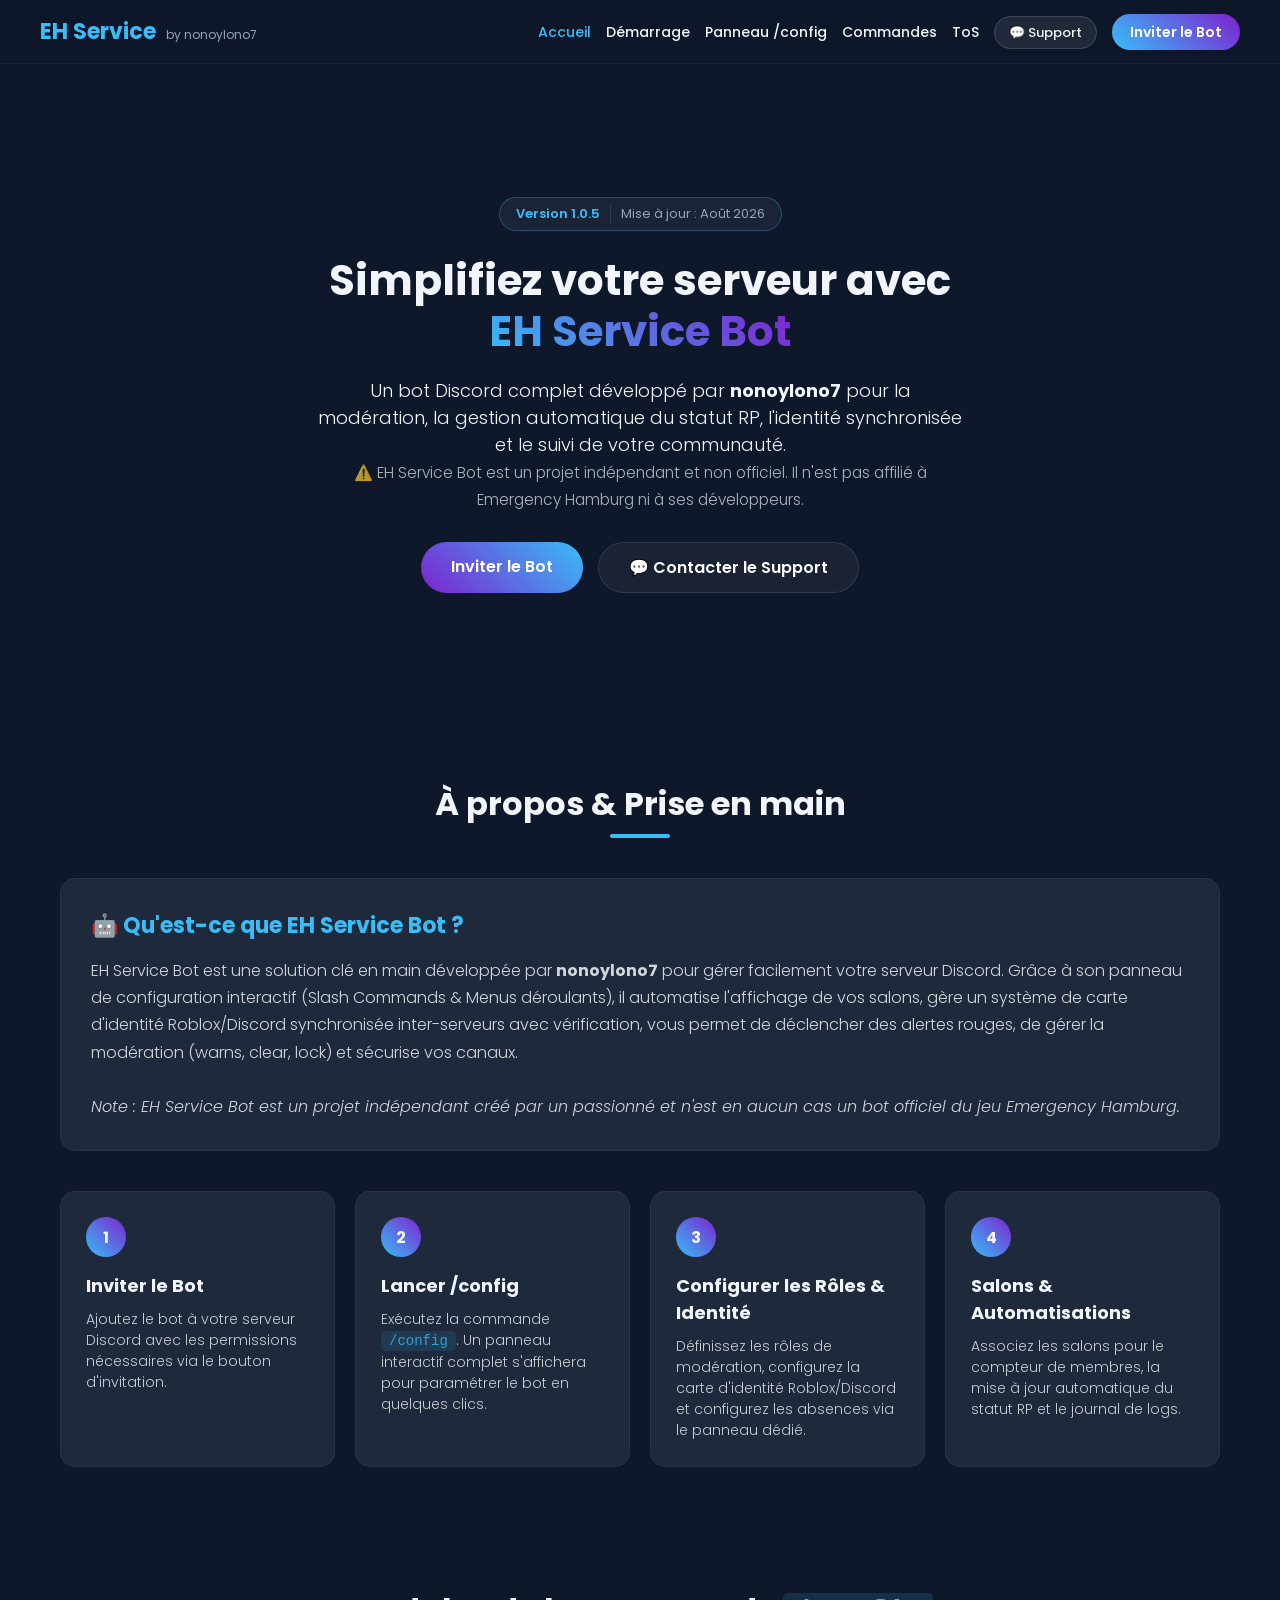
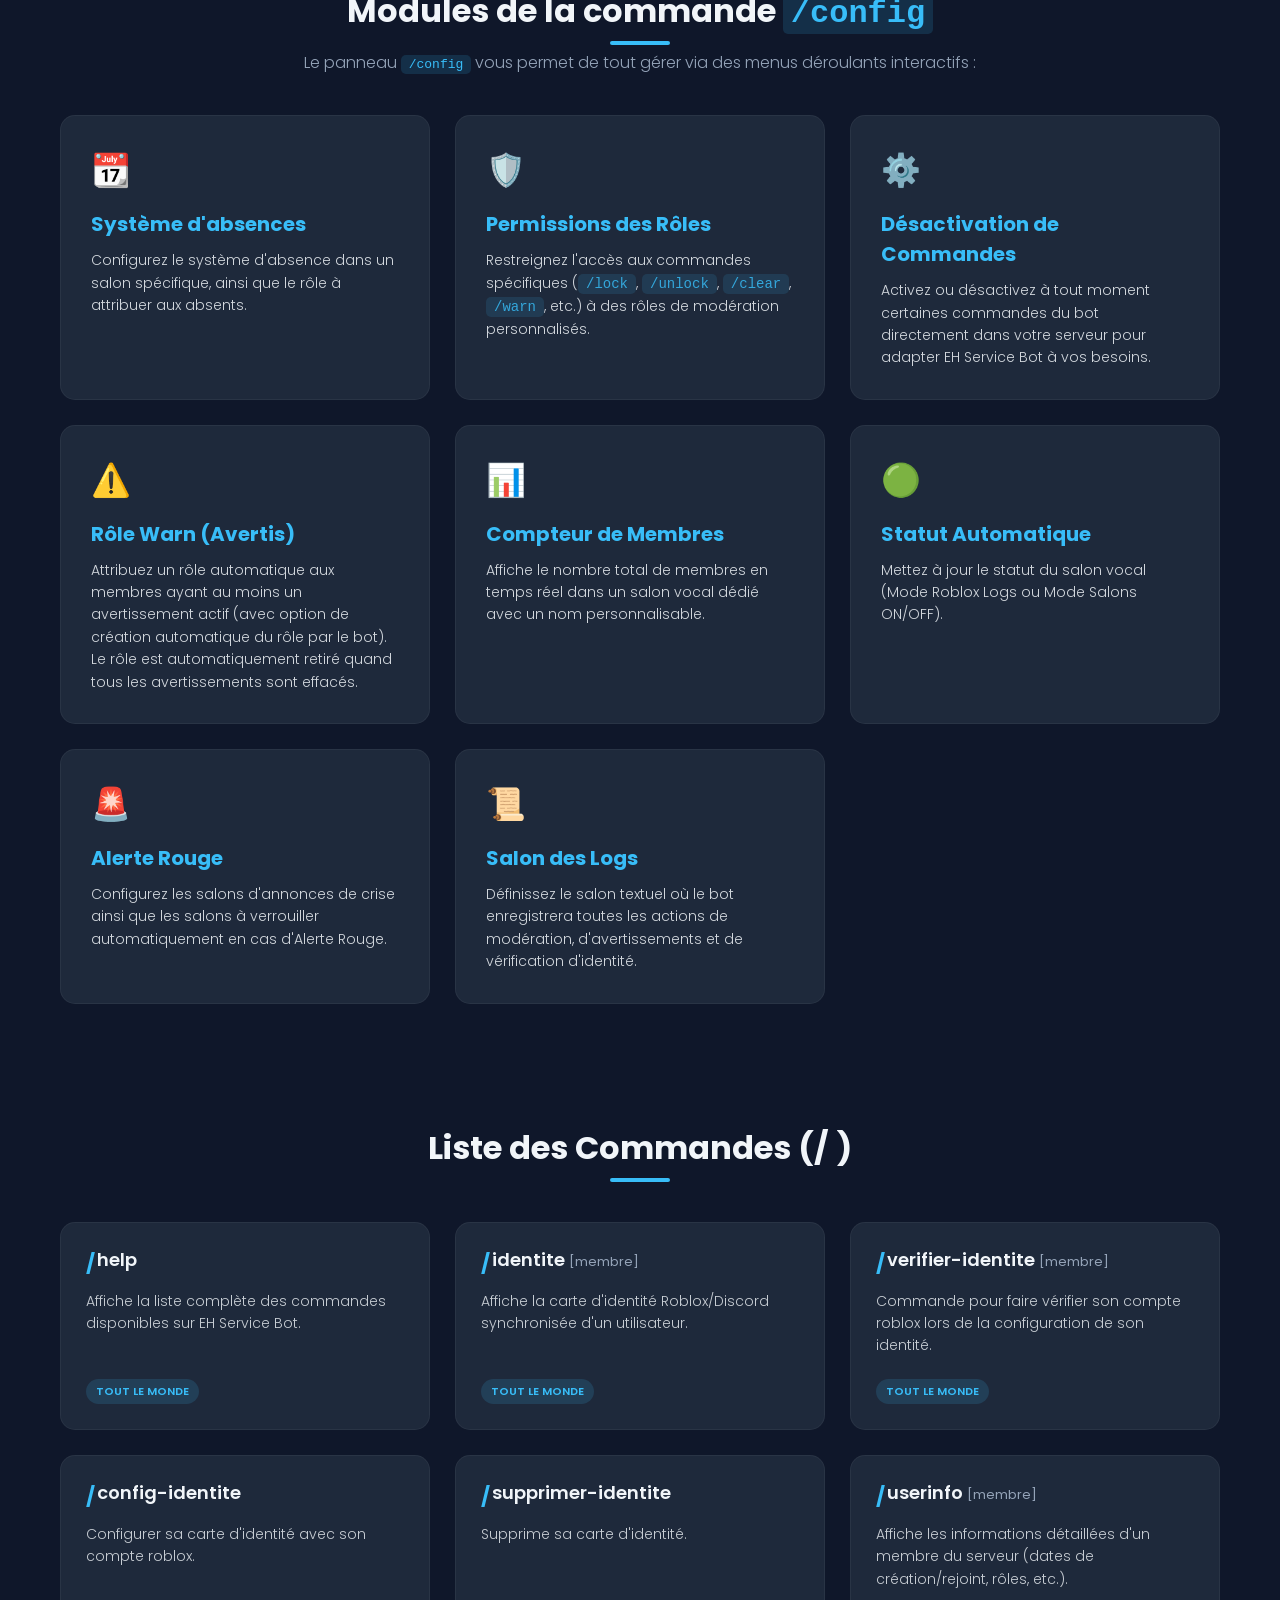
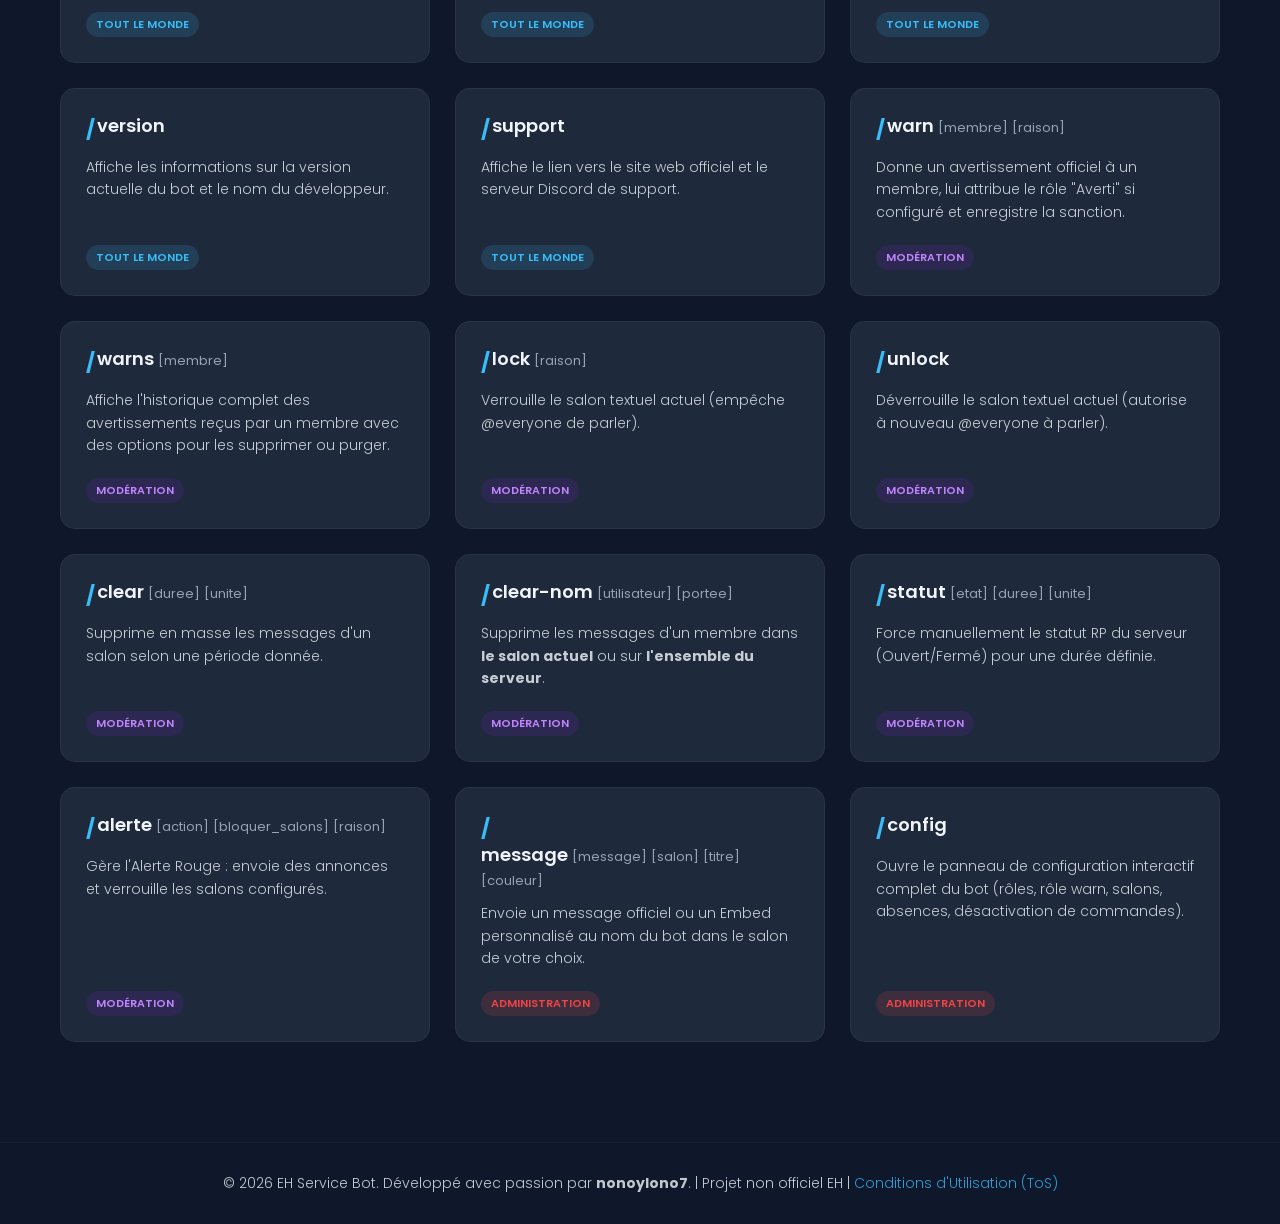
<file: index.html>
<!DOCTYPE html>
<html lang="fr">
<head>
    <meta charset="UTF-8">
    <meta name="viewport" content="width=device-width, initial-scale=1.0">
    <title>EH Service Bot</title>
    <link rel="stylesheet" href="style.css">
    <link href="https://fonts.googleapis.com/css2?family=Poppins:wght@300;400;600;700&display=swap" rel="stylesheet">
</head>
<body>

    <div class="area">
        <ul class="circles">
            <li></li><li></li><li></li><li></li><li></li>
            <li></li><li></li><li></li><li></li><li></li>
        </ul>
    </div>

    <header>
        <nav>
            <div class="logo">EH Service <span class="author-tag">by nonoylono7</span></div>
            <ul>
                <li><a href="#" class="active">Accueil</a></li>
                <li><a href="#demarrer">Démarrage</a></li>
                <li><a href="#config-details">Panneau /config</a></li>
                <li><a href="#commandes">Commandes</a></li>
                <li><a href="tos.html">ToS</a></li>
                <li><a href="https://discord.gg/Er6xKN7zth" target="_blank" class="btn-support">💬 Support</a></li>
                <li><a href="https://discord.com/oauth2/authorize?client_id=1525150043508707328&permissions=8&integration_type=0&scope=applications.commands+bot" target="_blank" class="btn-invite">Inviter le Bot</a></li>
            </ul>
        </nav>
    </header>

    <section class="hero">
        <div class="hero-content">
            <div class="version-badge animate-pop-in">
                <span class="v-tag">Version 1.0.5</span>
                <span class="v-date">Mise à jour : Août 2026</span>
            </div>

            <h1 class="animate-pop-in delay-1">Simplifiez votre serveur avec<br><span class="highlight">EH Service Bot</span></h1>
            <p class="animate-pop-in delay-2">Un bot Discord complet développé par <strong>nonoylono7</strong> pour la modération, la gestion automatique du statut RP, l'identité synchronisée et le suivi de votre communauté.<br><small style="opacity: 0.7; font-size: 0.85em;">⚠️ EH Service Bot est un projet indépendant et non officiel. Il n'est pas affilié à Emergency Hamburg ni à ses développeurs.</small></p>
            
            <div class="hero-buttons animate-pop-in delay-2">
                <a href="https://discord.com/oauth2/authorize?client_id=1525150043508707328&permissions=8&integration_type=0&scope=applications.commands+bot" target="_blank" class="btn-main">Inviter le Bot</a>
                <a href="https://discord.gg/Er6xKN7zth" target="_blank" class="btn-secondary">💬 Contacter le Support</a>
            </div>
        </div>
    </section>

    <section id="demarrer" class="guide-section">
        <h2 class="section-title">À propos & Prise en main</h2>

        <div class="about-card scroll-animate">
            <h3>🤖 Qu'est-ce que EH Service Bot ?</h3>
            <p>
                EH Service Bot est une solution clé en main développée par <strong>nonoylono7</strong> pour gérer facilement votre serveur Discord. 
                Grâce à son panneau de configuration interactif (Slash Commands & Menus déroulants), 
                il automatise l'affichage de vos salons, gère un système de carte d'identité Roblox/Discord synchronisée inter-serveurs avec vérification, 
                vous permet de déclencher des alertes rouges, de gérer la modération (warns, clear, lock) et sécurise vos canaux.<br><br>
                <em>Note : EH Service Bot est un projet indépendant créé par un passionné et n'est en aucun cas un bot officiel du jeu Emergency Hamburg.</em>
            </p>
        </div>

        <div class="steps-grid">
            <div class="step-card scroll-animate">
                <div class="step-number">1</div>
                <h4>Inviter le Bot</h4>
                <p>Ajoutez le bot à votre serveur Discord avec les permissions nécessaires via le bouton d'invitation.</p>
            </div>

            <div class="step-card scroll-animate">
                <div class="step-number">2</div>
                <h4>Lancer /config</h4>
                <p>Exécutez la commande <code>/config</code>. Un panneau interactif complet s'affichera pour paramétrer le bot en quelques clics.</p>
            </div>

            <div class="step-card scroll-animate">
                <div class="step-number">3</div>
                <h4>Configurer les Rôles & Identité</h4>
                <p>Définissez les rôles de modération, configurez la carte d'identité Roblox/Discord et configurez les absences via le panneau dédié.</p>
            </div>

            <div class="step-card scroll-animate">
                <div class="step-number">4</div>
                <h4>Salons & Automatisations</h4>
                <p>Associez les salons pour le compteur de membres, la mise à jour automatique du statut RP et le journal de logs.</p>
            </div>
        </div>
    </section>

    <section id="config-details" class="guide-section">
        <h2 class="section-title">Modules de la commande <code>/config</code></h2>
        <p class="section-subtitle">Le panneau <code>/config</code> vous permet de tout gérer via des menus déroulants interactifs :</p>

        <div class="config-grid">
            <div class="config-card scroll-animate">
                <div class="config-icon">📆</div>
                <h3>Système d'absences</h3>
                <p>Configurez le système d'absence dans un salon spécifique, ainsi que le rôle à attribuer aux absents.</p>
            </div>

            <div class="config-card scroll-animate">
                <div class="config-icon">🛡️</div>
                <h3>Permissions des Rôles</h3>
                <p>Restreignez l'accès aux commandes spécifiques (<code>/lock</code>, <code>/unlock</code>, <code>/clear</code>, <code>/warn</code>, etc.) à des rôles de modération personnalisés.</p>
            </div>

            <div class="config-card scroll-animate">
                <div class="config-icon">⚙️</div>
                <h3>Désactivation de Commandes</h3>
                <p>Activez ou désactivez à tout moment certaines commandes du bot directement dans votre serveur pour adapter EH Service Bot à vos besoins.</p>
            </div>

            <div class="config-card scroll-animate">
                <div class="config-icon">⚠️</div>
                <h3>Rôle Warn (Avertis)</h3>
                <p>Attribuez un rôle automatique aux membres ayant au moins un avertissement actif (avec option de création automatique du rôle par le bot). Le rôle est automatiquement retiré quand tous les avertissements sont effacés.</p>
            </div>

            <div class="config-card scroll-animate">
                <div class="config-icon">📊</div>
                <h3>Compteur de Membres</h3>
                <p>Affiche le nombre total de membres en temps réel dans un salon vocal dédié avec un nom personnalisable.</p>
            </div>

            <div class="config-card scroll-animate">
                <div class="config-icon">🟢</div>
                <h3>Statut Automatique</h3>
                <p>Mettez à jour le statut du salon vocal (Mode Roblox Logs ou Mode Salons ON/OFF).</p>
            </div>

            <div class="config-card scroll-animate">
                <div class="config-icon">🚨</div>
                <h3>Alerte Rouge</h3>
                <p>Configurez les salons d'annonces de crise ainsi que les salons à verrouiller automatiquement en cas d'Alerte Rouge.</p>
            </div>

            <div class="config-card scroll-animate">
                <div class="config-icon">📜</div>
                <h3>Salon des Logs</h3>
                <p>Définissez le salon textuel où le bot enregistrera toutes les actions de modération, d'avertissements et de vérification d'identité.</p>
            </div>
        </div>
    </section>

    <section id="commandes" class="commands">
        <h2 class="section-title">Liste des Commandes (/ )</h2>
        
        <div class="commands-grid">
            
            <div class="command-card scroll-animate">
                <div class="command-header">
                    <span class="command-slash">/</span>
                    <h3>help</h3>
                </div>
                <p>Affiche la liste complète des commandes disponibles sur EH Service Bot.</p>
                <div class="command-footer">
                    <span class="perm perm-all">Tout le monde</span>
                </div>
            </div>

            <div class="command-card scroll-animate">
                <div class="command-header">
                    <span class="command-slash">/</span>
                    <h3>identite <span class="arg">[membre]</span></h3>
                </div>
                <p>Affiche la carte d'identité Roblox/Discord synchronisée d'un utilisateur.</p>
                <div class="command-footer">
                    <span class="perm perm-all">Tout le monde</span>
                </div>
            </div>

            <div class="command-card scroll-animate">
                <div class="command-header">
                    <span class="command-slash">/</span>
                    <h3>verifier-identite <span class="arg">[membre]</span></h3>
                </div>
                <p>Commande pour faire vérifier son compte roblox lors de la configuration de son identité.</p>
                <div class="command-footer">
                    <span class="perm perm-all">Tout le monde</span>
                </div>
            </div>

            <div class="command-card scroll-animate">
                <div class="command-header">
                    <span class="command-slash">/</span>
                    <h3>config-identite</h3>
                </div>
                <p>Configurer sa carte d'identité avec son compte roblox.</p>
                <div class="command-footer">
                    <span class="perm perm-all">Tout le monde</span>
                </div>
            </div>

            <div class="command-card scroll-animate">
                <div class="command-header">
                    <span class="command-slash">/</span>
                    <h3>supprimer-identite</h3>
                </div>
                <p>Supprime sa carte d'identité.</p>
                <div class="command-footer">
                    <span class="perm perm-all">Tout le monde</span>
                </div>
            </div>

            <div class="command-card scroll-animate">
                <div class="command-header">
                    <span class="command-slash">/</span>
                    <h3>userinfo <span class="arg">[membre]</span></h3>
                </div>
                <p>Affiche les informations détaillées d'un membre du serveur (dates de création/rejoint, rôles, etc.).</p>
                <div class="command-footer">
                    <span class="perm perm-all">Tout le monde</span>
                </div>
            </div>

            <div class="command-card scroll-animate">
                <div class="command-header">
                    <span class="command-slash">/</span>
                    <h3>version</h3>
                </div>
                <p>Affiche les informations sur la version actuelle du bot et le nom du développeur.</p>
                <div class="command-footer">
                    <span class="perm perm-all">Tout le monde</span>
                </div>
            </div>

            <div class="command-card scroll-animate">
                <div class="command-header">
                    <span class="command-slash">/</span>
                    <h3>support</h3>
                </div>
                <p>Affiche le lien vers le site web officiel et le serveur Discord de support.</p>
                <div class="command-footer">
                    <span class="perm perm-all">Tout le monde</span>
                </div>
            </div>

            <div class="command-card scroll-animate">
                <div class="command-header">
                    <span class="command-slash">/</span>
                    <h3>warn <span class="arg">[membre]</span> <span class="arg">[raison]</span></h3>
                </div>
                <p>Donne un avertissement officiel à un membre, lui attribue le rôle "Averti" si configuré et enregistre la sanction.</p>
                <div class="command-footer">
                    <span class="perm perm-mod">Modération</span>
                </div>
            </div>

            <div class="command-card scroll-animate">
                <div class="command-header">
                    <span class="command-slash">/</span>
                    <h3>warns <span class="arg">[membre]</span></h3>
                </div>
                <p>Affiche l'historique complet des avertissements reçus par un membre avec des options pour les supprimer ou purger.</p>
                <div class="command-footer">
                    <span class="perm perm-mod">Modération</span>
                </div>
            </div>

            <div class="command-card scroll-animate">
                <div class="command-header">
                    <span class="command-slash">/</span>
                    <h3>lock <span class="arg">[raison]</span></h3>
                </div>
                <p>Verrouille le salon textuel actuel (empêche @everyone de parler).</p>
                <div class="command-footer">
                    <span class="perm perm-mod">Modération</span>
                </div>
            </div>

            <div class="command-card scroll-animate">
                <div class="command-header">
                    <span class="command-slash">/</span>
                    <h3>unlock</h3>
                </div>
                <p>Déverrouille le salon textuel actuel (autorise à nouveau @everyone à parler).</p>
                <div class="command-footer">
                    <span class="perm perm-mod">Modération</span>
                </div>
            </div>

            <div class="command-card scroll-animate">
                <div class="command-header">
                    <span class="command-slash">/</span>
                    <h3>clear <span class="arg">[duree]</span> <span class="arg">[unite]</span></h3>
                </div>
                <p>Supprime en masse les messages d'un salon selon une période donnée.</p>
                <div class="command-footer">
                    <span class="perm perm-mod">Modération</span>
                </div>
            </div>

            <div class="command-card scroll-animate">
                <div class="command-header">
                    <span class="command-slash">/</span>
                    <h3>clear-nom <span class="arg">[utilisateur]</span> <span class="arg">[portee]</span></h3>
                </div>
                <p>Supprime les messages d'un membre dans <strong>le salon actuel</strong> ou sur <strong>l'ensemble du serveur</strong>.</p>
                <div class="command-footer">
                    <span class="perm perm-mod">Modération</span>
                </div>
            </div>

            <div class="command-card scroll-animate">
                <div class="command-header">
                    <span class="command-slash">/</span>
                    <h3>statut <span class="arg">[etat]</span> <span class="arg">[duree]</span> <span class="arg">[unite]</span></h3>
                </div>
                <p>Force manuellement le statut RP du serveur (Ouvert/Fermé) pour une durée définie.</p>
                <div class="command-footer">
                    <span class="perm perm-mod">Modération</span>
                </div>
            </div>

            <div class="command-card scroll-animate">
                <div class="command-header">
                    <span class="command-slash">/</span>
                    <h3>alerte <span class="arg">[action]</span> <span class="arg">[bloquer_salons]</span> <span class="arg">[raison]</span></h3>
                </div>
                <p>Gère l'Alerte Rouge : envoie des annonces et verrouille les salons configurés.</p>
                <div class="command-footer">
                    <span class="perm perm-mod">Modération</span>
                </div>
            </div>

            <div class="command-card scroll-animate">
                <div class="command-header">
                    <span class="command-slash">/</span>
                    <h3>message <span class="arg">[message]</span> <span class="arg">[salon]</span> <span class="arg">[titre]</span> <span class="arg">[couleur]</span></h3>
                </div>
                <p>Envoie un message officiel ou un Embed personnalisé au nom du bot dans le salon de votre choix.</p>
                <div class="command-footer">
                    <span class="perm perm-admin">Administration</span>
                </div>
            </div>

            <div class="command-card scroll-animate">
                <div class="command-header">
                    <span class="command-slash">/</span>
                    <h3>config</h3>
                </div>
                <p>Ouvre le panneau de configuration interactif complet du bot (rôles, rôle warn, salons, absences, désactivation de commandes).</p>
                <div class="command-footer">
                    <span class="perm perm-admin">Administration</span>
                </div>
            </div>

        </div>
    </section>

    <footer>
        <p>&copy; 2026 EH Service Bot. Développé avec passion par <strong>nonoylono7</strong>. | Projet non officiel EH | <a href="tos.html" style="color: var(--primary-color);">Conditions d'Utilisation (ToS)</a></p>
    </footer>

    <script>
        const cards = document.querySelectorAll('.scroll-animate');
        const observer = new IntersectionObserver(entries => {
            entries.forEach(entry => {
                if (entry.isIntersecting) {
                    entry.target.classList.add('animate-in');
                }
            });
        });
        cards.forEach(card => observer.observe(card));
    </script>
</body>
</html>
</file>
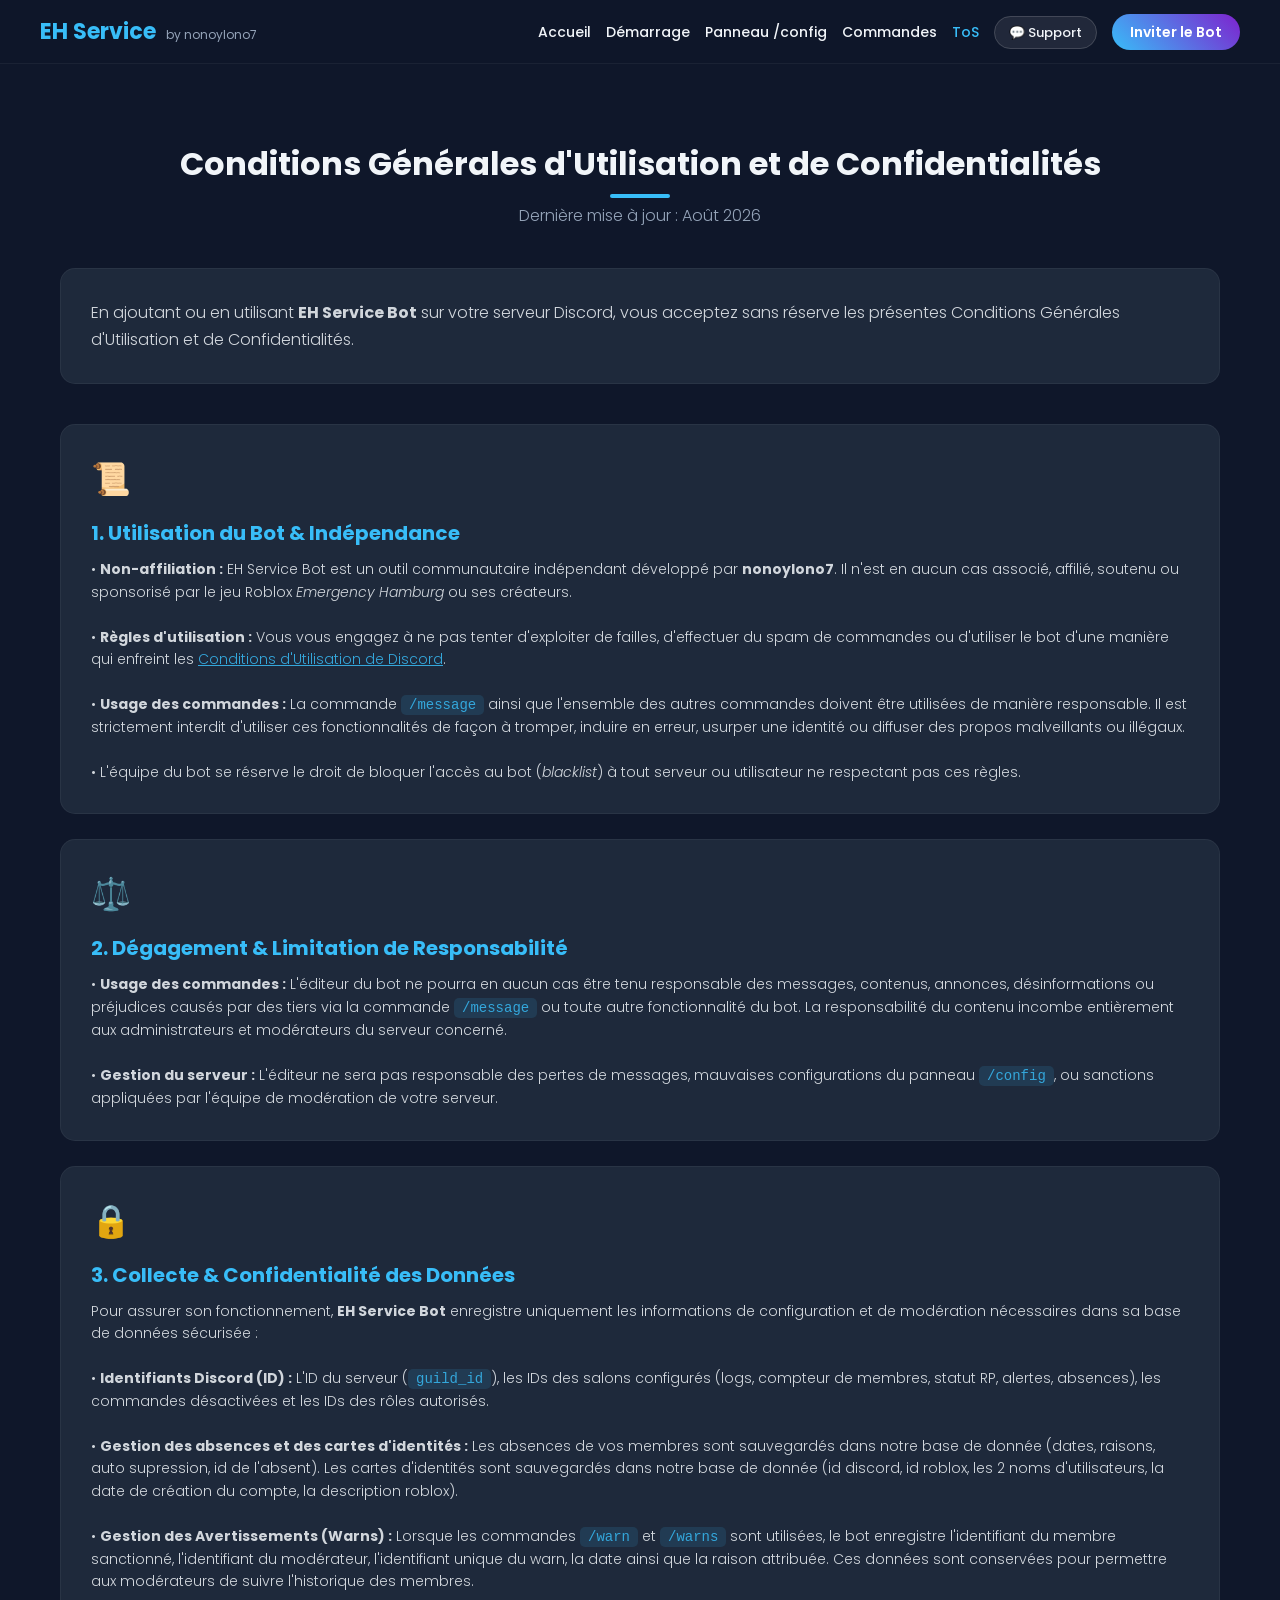
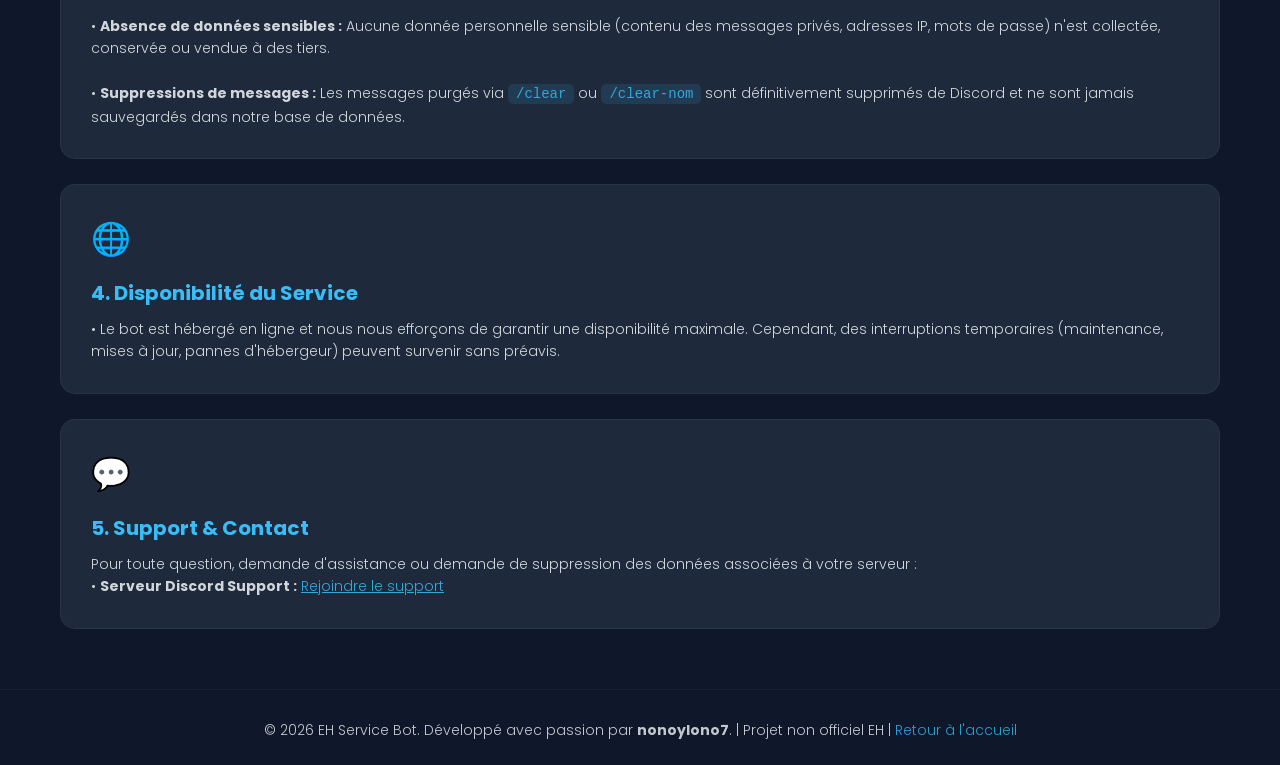
<file: tos.html>
<!DOCTYPE html>
<html lang="fr">
<head>
    <meta charset="UTF-8">
    <meta name="viewport" content="width=device-width, initial-scale=1.0">
    <title>Conditions d'Utilisation et Confidentialités | EH Service Bot</title>
    <link rel="stylesheet" href="style.css">
    <link href="https://fonts.googleapis.com/css2?family=Poppins:wght@300;400;600;700&display=swap" rel="stylesheet">
</head>
<body>

    <div class="area">
        <ul class="circles">
            <li></li><li></li><li></li><li></li><li></li>
            <li></li><li></li><li></li><li></li><li></li>
        </ul>
    </div>

    <header>
        <nav>
            <div class="logo">EH Service <span class="author-tag">by nonoylono7</span></div>
            <ul>
                <li><a href="index.html">Accueil</a></li>
                <li><a href="index.html#demarrer">Démarrage</a></li>
                <li><a href="index.html#config-details">Panneau /config</a></li>
                <li><a href="index.html#commandes">Commandes</a></li>
                <li><a href="tos.html" class="active">ToS</a></li>
                <li><a href="https://discord.gg/Er6xKN7zth" target="_blank" class="btn-support">💬 Support</a></li>
                <li><a href="https://discord.com/oauth2/authorize?client_id=1525150043508707328&permissions=8&integration_type=0&scope=applications.commands+bot" target="_blank" class="btn-invite">Inviter le Bot</a></li>
            </ul>
        </nav>
    </header>

    <section class="guide-section" style="padding-top: 140px;">
        <h2 class="section-title">Conditions Générales d'Utilisation et de Confidentialités</h2>
        <p class="section-subtitle">Dernière mise à jour : Août 2026</p>

        <div class="about-card scroll-animate animate-in">
            <p>
                En ajoutant ou en utilisant <strong>EH Service Bot</strong> sur votre serveur Discord, vous acceptez sans réserve les présentes Conditions Générales d'Utilisation et de Confidentialités.
            </p>
        </div>

        <div class="config-grid" style="grid-template-columns: 1fr;">
            
            <div class="config-card scroll-animate animate-in">
                <div class="config-icon">📜</div>
                <h3>1. Utilisation du Bot & Indépendance</h3>
                <p>
                    • <strong>Non-affiliation :</strong> EH Service Bot est un outil communautaire indépendant développé par <strong>nonoylono7</strong>. Il n'est en aucun cas associé, affilié, soutenu ou sponsorisé par le jeu Roblox <em>Emergency Hamburg</em> ou ses créateurs.<br><br>
                    • <strong>Règles d'utilisation :</strong> Vous vous engagez à ne pas tenter d'exploiter de failles, d'effectuer du spam de commandes ou d'utiliser le bot d'une manière qui enfreint les <a href="https://discord.com/terms" target="_blank" style="color: var(--primary-color); text-decoration: underline;">Conditions d'Utilisation de Discord</a>.<br><br>
                    • <strong>Usage des commandes :</strong> La commande <code>/message</code> ainsi que l'ensemble des autres commandes doivent être utilisées de manière responsable. Il est strictement interdit d'utiliser ces fonctionnalités de façon à tromper, induire en erreur, usurper une identité ou diffuser des propos malveillants ou illégaux.<br><br>
                    • L'équipe du bot se réserve le droit de bloquer l'accès au bot (<em>blacklist</em>) à tout serveur ou utilisateur ne respectant pas ces règles.
                </p>
            </div>

            <div class="config-card scroll-animate animate-in">
                <div class="config-icon">⚖️</div>
                <h3>2. Dégagement & Limitation de Responsabilité</h3>
                <p>
                    • <strong>Usage des commandes :</strong> L'éditeur du bot ne pourra en aucun cas être tenu responsable des messages, contenus, annonces, désinformations ou préjudices causés par des tiers via la commande <code>/message</code> ou toute autre fonctionnalité du bot. La responsabilité du contenu incombe entièrement aux administrateurs et modérateurs du serveur concerné.<br><br>
                    • <strong>Gestion du serveur :</strong> L'éditeur ne sera pas responsable des pertes de messages, mauvaises configurations du panneau <code>/config</code>, ou sanctions appliquées par l'équipe de modération de votre serveur.
                </p>
            </div>

            <div class="config-card scroll-animate animate-in">
                <div class="config-icon">🔒</div>
                <h3>3. Collecte & Confidentialité des Données</h3>
                <p>
                    Pour assurer son fonctionnement, <strong>EH Service Bot</strong> enregistre uniquement les informations de configuration et de modération nécessaires dans sa base de données sécurisée :<br><br>
                    • <strong>Identifiants Discord (ID) :</strong> L'ID du serveur (<code>guild_id</code>), les IDs des salons configurés (logs, compteur de membres, statut RP, alertes, absences), les commandes désactivées et les IDs des rôles autorisés.<br><br>
                    • <strong>Gestion des absences et des cartes d'identités :</strong> Les absences de vos membres sont sauvegardés dans notre base de donnée (dates, raisons, auto supression, id de l'absent). Les cartes d'identités sont sauvegardés dans notre base de donnée (id discord, id roblox, les 2 noms d'utilisateurs, la date de création du compte, la description roblox). <br><br>
                    • <strong>Gestion des Avertissements (Warns) :</strong> Lorsque les commandes <code>/warn</code> et <code>/warns</code> sont utilisées, le bot enregistre l'identifiant du membre sanctionné, l'identifiant du modérateur, l'identifiant unique du warn, la date ainsi que la raison attribuée. Ces données sont conservées pour permettre aux modérateurs de suivre l'historique des membres.<br><br>
                    • <strong>Absence de données sensibles :</strong> Aucune donnée personnelle sensible (contenu des messages privés, adresses IP, mots de passe) n'est collectée, conservée ou vendue à des tiers.<br><br>
                    • <strong>Suppressions de messages :</strong> Les messages purgés via <code>/clear</code> ou <code>/clear-nom</code> sont définitivement supprimés de Discord et ne sont jamais sauvegardés dans notre base de données.
                </p>
            </div>

            <div class="config-card scroll-animate animate-in">
                <div class="config-icon">🌐</div>
                <h3>4. Disponibilité du Service</h3>
                <p>
                    • Le bot est hébergé en ligne et nous nous efforçons de garantir une disponibilité maximale. Cependant, des interruptions temporaires (maintenance, mises à jour, pannes d'hébergeur) peuvent survenir sans préavis.
                </p>
            </div>

            <div class="config-card scroll-animate animate-in">
                <div class="config-icon">💬</div>
                <h3>5. Support & Contact</h3>
                <p>
                    Pour toute question, demande d'assistance ou demande de suppression des données associées à votre serveur :<br>
                    • <strong>Serveur Discord Support :</strong> <a href="https://discord.gg/Er6xKN7zth" target="_blank" style="color: var(--primary-color); text-decoration: underline;">Rejoindre le support</a>
                </p>
            </div>

        </div>
    </section>

    <footer>
        <p>&copy; 2026 EH Service Bot. Développé avec passion par <strong>nonoylono7</strong>. | Projet non officiel EH | <a href="index.html" style="color: var(--primary-color);">Retour à l'accueil</a></p>
    </footer>

</body>
</html>
</file>
<file: style.css>
/* --- Variables & Reset --- */
:root {
    --bg-color: #0f172a;
    --text-color: #f1f5f9;
    --primary-color: #38bdf8;
    --secondary-color: #7e22ce;
    --card-bg: #1e293b;
    --card-hover: #334155;
    --font-main: 'Poppins', sans-serif;
}

* {
    margin: 0;
    padding: 0;
    box-sizing: border-box;
}

html {
    scroll-behavior: smooth;
    font-family: var(--font-main);
    background-color: var(--bg-color);
    color: var(--text-color);
    overflow-x: hidden;
}

ul { list-style: none; }
a { text-decoration: none; color: inherit; transition: 0.3s; }

code {
    background: rgba(56, 189, 248, 0.15);
    color: var(--primary-color);
    padding: 2px 8px;
    border-radius: 5px;
    font-family: monospace;
}

/* --- Fond Animé --- */
.area {
    position: fixed;
    top: 0; left: 0;
    width: 100%; height: 100%;
    z-index: -1;
}

.circles {
    position: absolute;
    top: 0; left: 0;
    width: 100%; height: 100%;
    overflow: hidden;
}

.circles li {
    position: absolute;
    display: block;
    list-style: none;
    width: 20px; height: 20px;
    background: rgba(255, 255, 255, 0.05);
    animation: animate 25s linear infinite;
    bottom: -150px;
}

.circles li:nth-child(1){ left: 25%; width: 80px; height: 80px; animation-delay: 0s; }
.circles li:nth-child(2){ left: 10%; width: 20px; height: 20px; animation-delay: 2s; animation-duration: 12s; }
.circles li:nth-child(3){ left: 70%; width: 20px; height: 20px; animation-delay: 4s; }
.circles li:nth-child(4){ left: 40%; width: 60px; height: 60px; animation-delay: 0s; animation-duration: 18s; }
.circles li:nth-child(5){ left: 65%; width: 20px; height: 20px; animation-delay: 0s; }
.circles li:nth-child(6){ left: 75%; width: 110px; height: 110px; animation-delay: 3s; }
.circles li:nth-child(7){ left: 35%; width: 150px; height: 150px; animation-delay: 7s; }
.circles li:nth-child(8){ left: 50%; width: 25px; height: 25px; animation-delay: 15s; animation-duration: 45s; }
.circles li:nth-child(9){ left: 20%; width: 15px; height: 15px; animation-delay: 2s; animation-duration: 35s; }
.circles li:nth-child(10){ left: 85%; width: 150px; height: 150px; animation-delay: 0s; animation-duration: 11s; }

@keyframes animate {
    0%{ transform: translateY(0) rotate(0deg); opacity: 1; border-radius: 0; }
    100%{ transform: translateY(-1000px) rotate(720deg); opacity: 0; border-radius: 50%; }
}

/* --- En-tête (Navbar) --- */
header {
    position: fixed;
    top: 0; left: 0;
    width: 100%;
    padding: 15px 30px;
    background: rgba(15, 23, 42, 0.95);
    backdrop-filter: blur(10px);
    z-index: 100;
    border-bottom: 1px solid rgba(255, 255, 255, 0.05);
}

nav {
    display: flex;
    justify-content: space-between;
    align-items: center;
    max-width: 1200px;
    margin: 0 auto;
}

.logo {
    font-size: 22px;
    font-weight: 700;
    color: var(--primary-color);
}

.author-tag {
    font-size: 12px;
    color: #94a3b8;
    font-weight: 400;
    margin-left: 5px;
}

nav ul {
    display: flex;
    gap: 15px;
    align-items: center;
}

nav ul a {
    font-size: 14px;
    font-weight: 500;
}

nav ul a:hover, nav ul a.active {
    color: var(--primary-color);
}

.btn-support {
    padding: 6px 14px;
    background: rgba(255, 255, 255, 0.08);
    border: 1px solid rgba(255, 255, 255, 0.15);
    border-radius: 50px;
    font-size: 13px !important;
}

.btn-support:hover {
    background: rgba(255, 255, 255, 0.2);
}

.btn-invite {
    padding: 8px 18px;
    background: linear-gradient(45deg, var(--primary-color), var(--secondary-color));
    border-radius: 50px;
    font-weight: 600;
    color: white !important;
}

.btn-invite:hover {
    transform: scale(1.05);
    box-shadow: 0 0 15px rgba(56, 189, 248, 0.5);
}

/* --- Section Héro & Version Badge --- */
.hero {
    min-height: 80vh;
    display: flex;
    justify-content: center;
    align-items: center;
    text-align: center;
    padding: 130px 20px 60px 20px;
}

.version-badge {
    display: inline-flex;
    align-items: center;
    gap: 10px;
    background: rgba(30, 41, 59, 0.8);
    border: 1px solid rgba(56, 189, 248, 0.3);
    padding: 6px 16px;
    border-radius: 50px;
    margin-bottom: 25px;
    font-size: 13px;
}

.v-tag {
    color: var(--primary-color);
    font-weight: 600;
}

.v-date {
    color: #94a3b8;
    border-left: 1px solid rgba(255, 255, 255, 0.1);
    padding-left: 10px;
}

.hero-content h1 {
    font-size: 42px;
    font-weight: 700;
    line-height: 1.2;
    margin-bottom: 20px;
}

.highlight {
    background: linear-gradient(45deg, var(--primary-color), var(--secondary-color));
    -webkit-background-clip: text;
    -webkit-text-fill-color: transparent;
}

.hero-content p {
    font-size: 18px;
    font-weight: 300;
    max-width: 650px;
    margin: 0 auto 30px auto;
    opacity: 0.85;
}

.hero-buttons {
    display: flex;
    gap: 15px;
    justify-content: center;
    flex-wrap: wrap;
}

.btn-main {
    padding: 12px 30px;
    background: linear-gradient(45deg, var(--secondary-color), var(--primary-color));
    border-radius: 50px;
    font-weight: 600;
    font-size: 16px;
    color: white;
}

.btn-main:hover {
    box-shadow: 0 0 20px rgba(126, 34, 206, 0.6);
    transform: translateY(-2px);
}

.btn-secondary {
    padding: 12px 30px;
    background: rgba(255, 255, 255, 0.05);
    border: 1px solid rgba(255, 255, 255, 0.1);
    border-radius: 50px;
    font-weight: 600;
    font-size: 16px;
    color: white;
}

.btn-secondary:hover {
    background: rgba(255, 255, 255, 0.15);
    transform: translateY(-2px);
}

/* --- Section Guide --- */
.guide-section {
    padding: 60px 20px;
    max-width: 1200px;
    margin: 0 auto;
}

.about-card {
    background: var(--card-bg);
    padding: 30px;
    border-radius: 15px;
    border: 1px solid rgba(255, 255, 255, 0.05);
    margin-bottom: 40px;
}

.about-card h3 {
    font-size: 22px;
    color: var(--primary-color);
    margin-bottom: 15px;
}

.about-card p {
    line-height: 1.7;
    opacity: 0.85;
    font-weight: 300;
}

.steps-grid {
    display: grid;
    grid-template-columns: repeat(auto-fit, minmax(240px, 1fr));
    gap: 20px;
}

.step-card {
    background: var(--card-bg);
    padding: 25px;
    border-radius: 15px;
    border: 1px solid rgba(255, 255, 255, 0.05);
    transition: 0.3s;
}

.step-card:hover {
    transform: translateY(-5px);
    border-color: rgba(56, 189, 248, 0.3);
}

.step-number {
    width: 40px; height: 40px;
    background: linear-gradient(45deg, var(--primary-color), var(--secondary-color));
    border-radius: 50%;
    display: flex;
    justify-content: center;
    align-items: center;
    font-weight: 700;
    margin-bottom: 15px;
}

.step-card h4 { font-size: 18px; margin-bottom: 10px; }
.step-card p { font-size: 14px; opacity: 0.8; line-height: 1.5; font-weight: 300; }

/* --- Section Configuration Details --- */
.section-subtitle {
    text-align: center;
    color: #94a3b8;
    margin-top: -35px;
    margin-bottom: 40px;
    font-weight: 300;
}

.config-grid {
    display: grid;
    grid-template-columns: repeat(auto-fit, minmax(280px, 1fr));
    gap: 25px;
}

.config-card {
    background: var(--card-bg);
    padding: 30px;
    border-radius: 15px;
    border: 1px solid rgba(255, 255, 255, 0.05);
    transition: 0.3s;
}

.config-card:hover {
    transform: translateY(-5px);
    border-color: rgba(56, 189, 248, 0.4);
    box-shadow: 0 10px 20px rgba(0, 0, 0, 0.2);
}

.config-icon {
    font-size: 32px;
    margin-bottom: 15px;
}

.config-card h3 {
    font-size: 20px;
    margin-bottom: 10px;
    color: var(--primary-color);
}

.config-card p {
    font-size: 14px;
    line-height: 1.6;
    opacity: 0.85;
    font-weight: 300;
}

/* --- Section Commandes --- */
.commands {
    padding: 60px 20px 100px 20px;
    max-width: 1200px;
    margin: 0 auto;
}

.section-title {
    text-align: center;
    font-size: 32px;
    font-weight: 700;
    margin-bottom: 50px;
    position: relative;
}

.section-title::after {
    content: '';
    position: absolute;
    bottom: -10px; left: 50%;
    transform: translateX(-50%);
    width: 60px; height: 4px;
    background: var(--primary-color);
    border-radius: 2px;
}

.commands-grid {
    display: grid;
    grid-template-columns: repeat(auto-fill, minmax(320px, 1fr));
    gap: 25px;
}

.command-card {
    background-color: var(--card-bg);
    padding: 25px;
    border-radius: 15px;
    border: 1px solid rgba(255, 255, 255, 0.05);
    transition: 0.3s;
    display: flex;
    flex-direction: column;
    justify-content: space-between;
}

.command-card:hover {
    background-color: var(--card-hover);
    transform: translateY(-5px);
    border-color: rgba(56, 189, 248, 0.3);
}

.command-header {
    display: flex;
    align-items: flex-start;
    flex-wrap: wrap;
    margin-bottom: 12px;
}

.command-slash {
    color: var(--primary-color);
    font-weight: 700;
    font-size: 20px;
    margin-right: 2px;
}

.command-header h3 { font-size: 18px; font-weight: 600; line-height: 1.3; }
.arg { color: #94a3b8; font-weight: 400; font-size: 13px; }

.command-card p {
    font-weight: 300;
    font-size: 14px;
    opacity: 0.8;
    line-height: 1.6;
    margin-bottom: 20px;
}

.command-footer {
    margin-top: auto;
}

.perm {
    font-size: 11px;
    font-weight: 600;
    padding: 4px 10px;
    border-radius: 50px;
    text-transform: uppercase;
    display: inline-block;
}

.perm-all { background-color: rgba(56, 189, 248, 0.15); color: var(--primary-color); }
.perm-mod { background-color: rgba(126, 34, 206, 0.15); color: #c084fc; }
.perm-admin { background-color: rgba(239, 68, 68, 0.15); color: #ef4444; }

/* --- Pied de page --- */
footer {
    text-align: center;
    padding: 30px;
    border-top: 1px solid rgba(255, 255, 255, 0.05);
    opacity: 0.8;
    font-weight: 300;
    font-size: 14px;
}

/* --- Animations --- */
.animate-pop-in {
    opacity: 0;
    transform: translateY(20px);
    animation: popIn 0.8s ease forwards;
}

.delay-1 { animation-delay: 0.2s; }
.delay-2 { animation-delay: 0.4s; }

@keyframes popIn {
    to { opacity: 1; transform: translateY(0); }
}

.scroll-animate {
    opacity: 0;
    transform: translateY(20px);
    transition: 0.6s ease;
}

.scroll-animate.animate-in {
    opacity: 1;
    transform: translateY(0);
}

/* --- Responsive Mobile --- */
@media (max-width: 768px) {
    header { padding: 12px 15px; }
    nav { flex-direction: column; gap: 12px; }
    nav ul { gap: 10px; flex-wrap: wrap; justify-content: center; }
    nav ul a { font-size: 12px; }
    .hero { padding-top: 180px; }
    .hero-content h1 { font-size: 28px; }
    .hero-content p { font-size: 15px; }
    .version-badge { font-size: 11px; padding: 4px 12px; }
}
</file>
